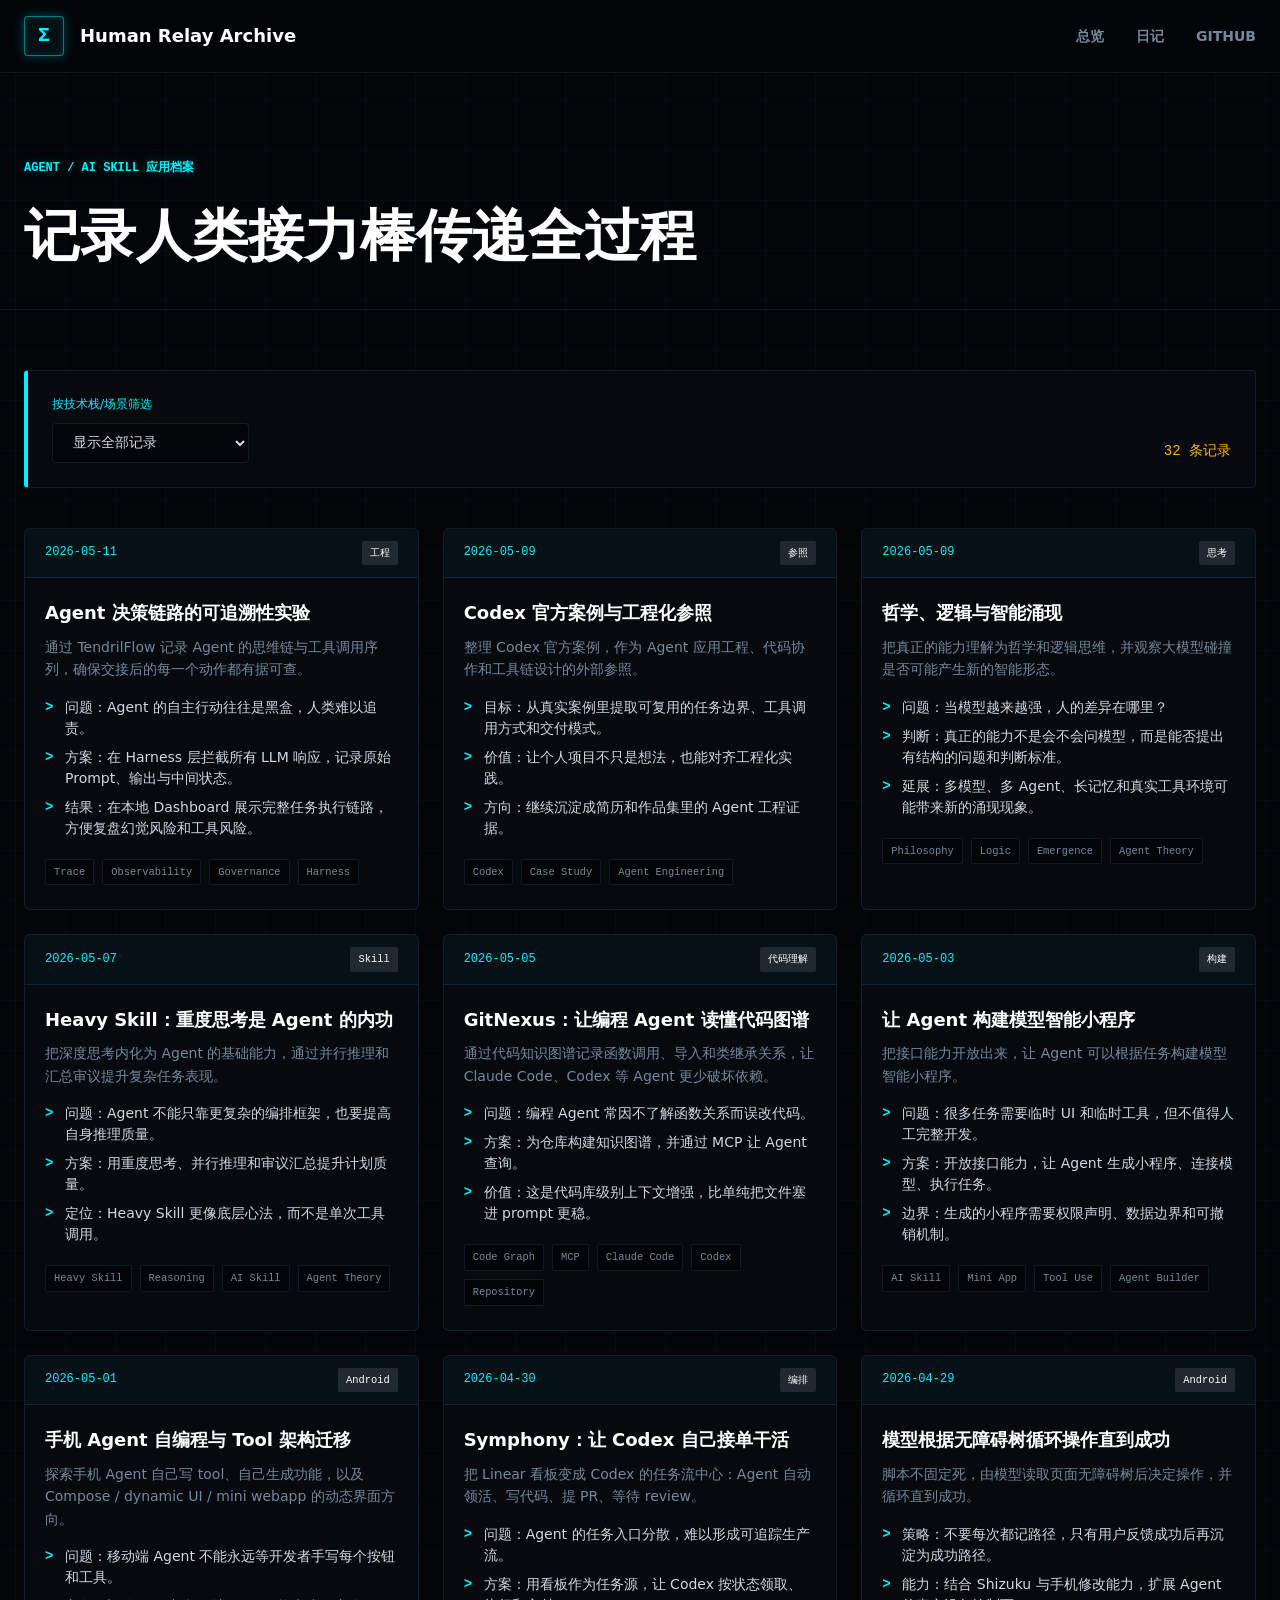
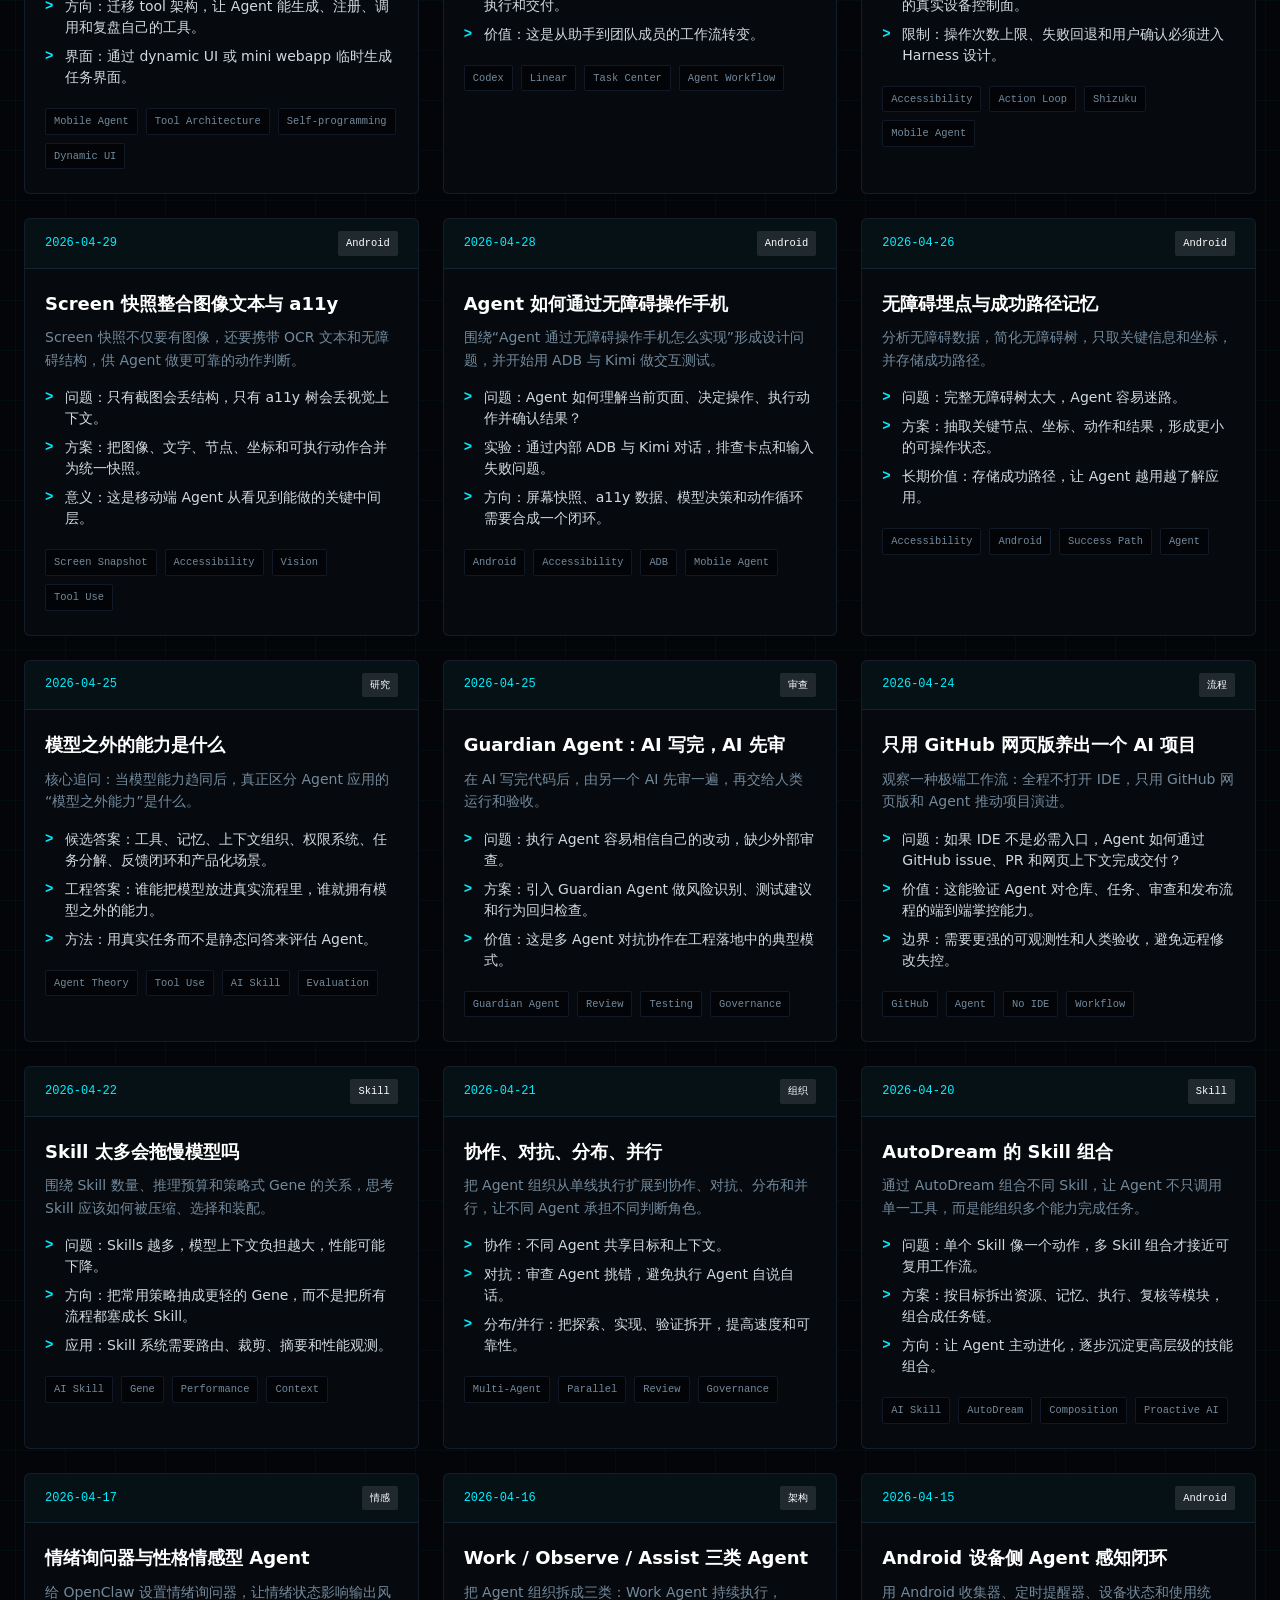
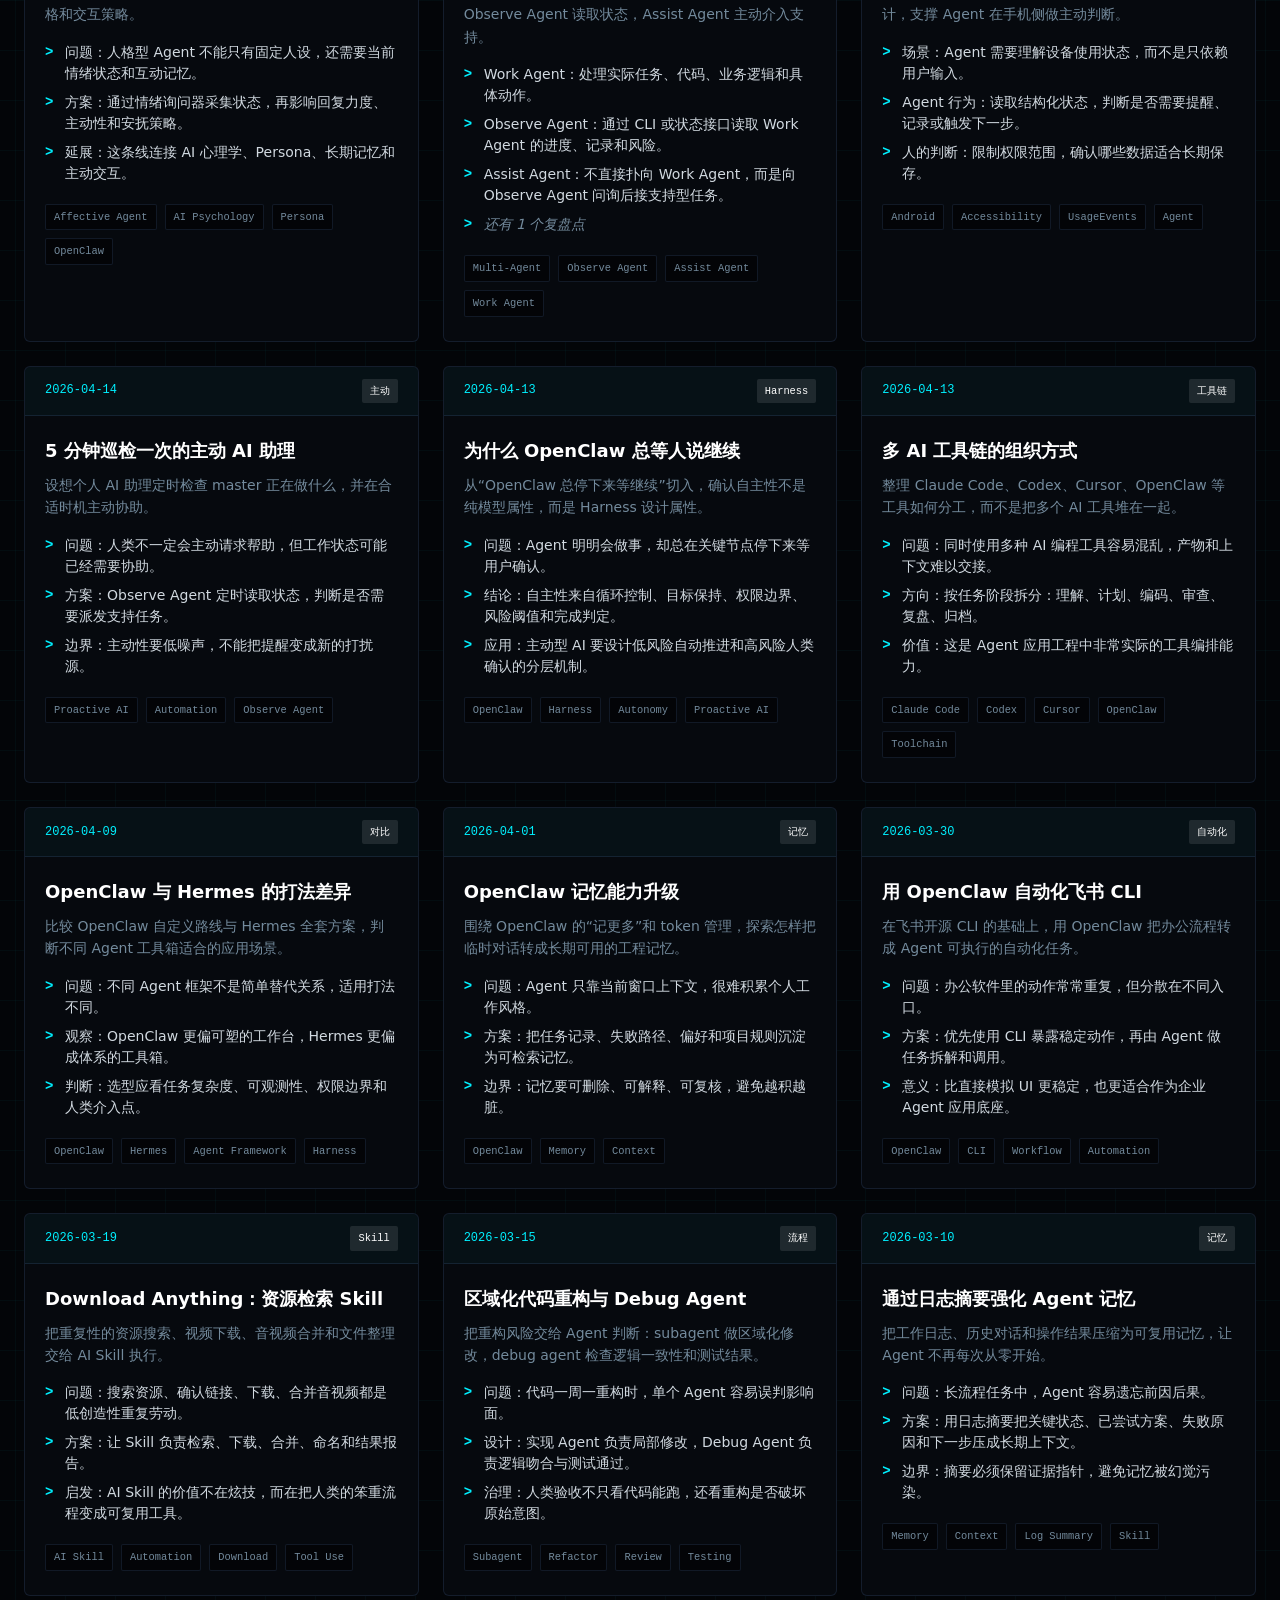
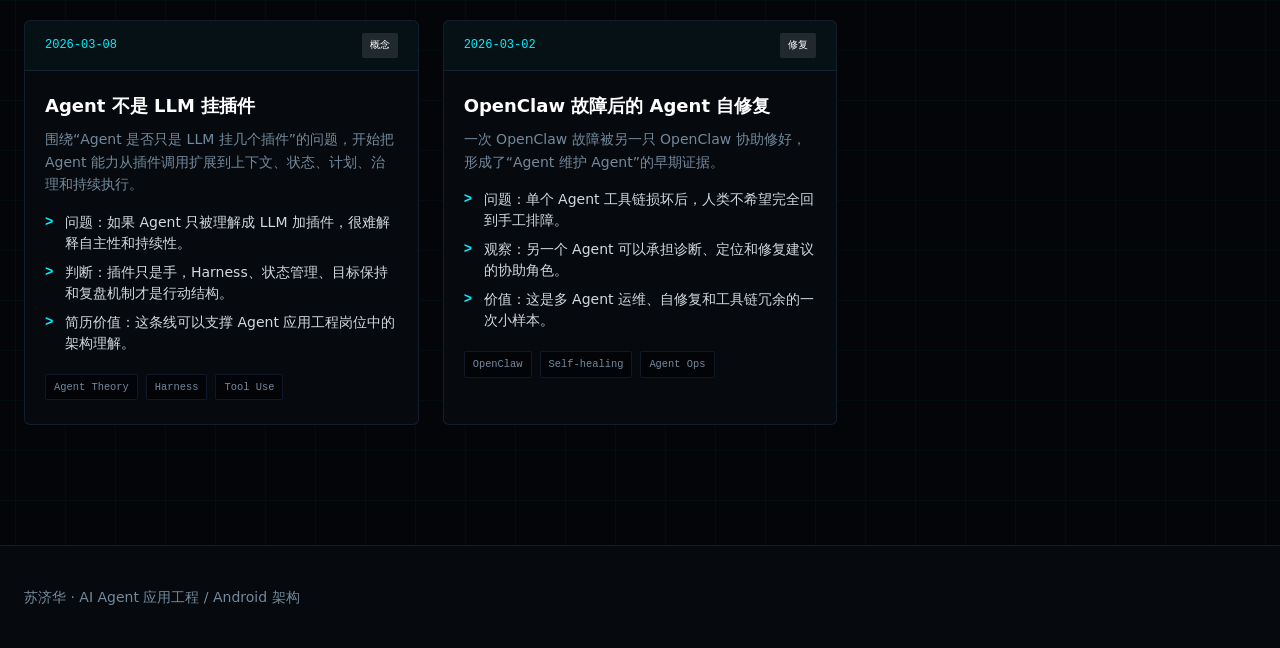
<file: index.html>
<!DOCTYPE html>
<html lang="zh-CN">
<head>
  <meta charset="utf-8" />
  <meta name="viewport" content="width=device-width, initial-scale=1" />
  <meta name="description" content="苏济华的 AI Agent 作品集，记录人类接力棒传递全过程。" />
  <title>苏济华 | 记录人类接力棒传递全过程</title>
  <link rel="stylesheet" href="./styles.css" />
</head>
<body>
  <header class="site-header">
    <div class="container nav">
      <a class="brand" href="./index.html">
        <span class="brand-mark">Σ</span>
        <span>Human Relay Archive</span>
      </a>
      <nav class="nav-links" aria-label="主导航">
        <a href="#diary">总览</a>
        <a href="./diary.html">日记</a>
        <a href="https://github.com/susyimes" target="_blank" rel="noreferrer">GitHub</a>
      </nav>
    </div>
  </header>

  <main>
    <section class="diary-header">
      <div class="container">
        <span class="eyebrow">Agent / AI Skill 应用档案</span>
        <h1>记录人类接力棒传递全过程</h1>
      </div>
    </section>

    <section id="diary" class="section" style="border-bottom: none">
      <div class="container">
        <div class="diary-controls">
          <div class="filter-group">
            <span class="filter-label">按技术栈/场景筛选</span>
            <select id="tagFilter" aria-label="按标签筛选日记">
              <option value="all">显示全部记录</option>
            </select>
          </div>
          <div id="statsCounter" class="archive-counter mono">
            0 条记录
          </div>
        </div>

        <div id="entryList" class="entry-list" aria-live="polite">
          <div class="card archive-loading">
            <p>正在载入记录...</p>
          </div>
        </div>
      </div>
    </section>
  </main>

  <footer class="site-footer">
    <div class="container footer-inner">
      <p class="footer-text">苏济华 · AI Agent 应用工程 / Android 架构</p>
    </div>
  </footer>
  <script src="./scripts/diary.js"></script>
</body>
</html>
</file>
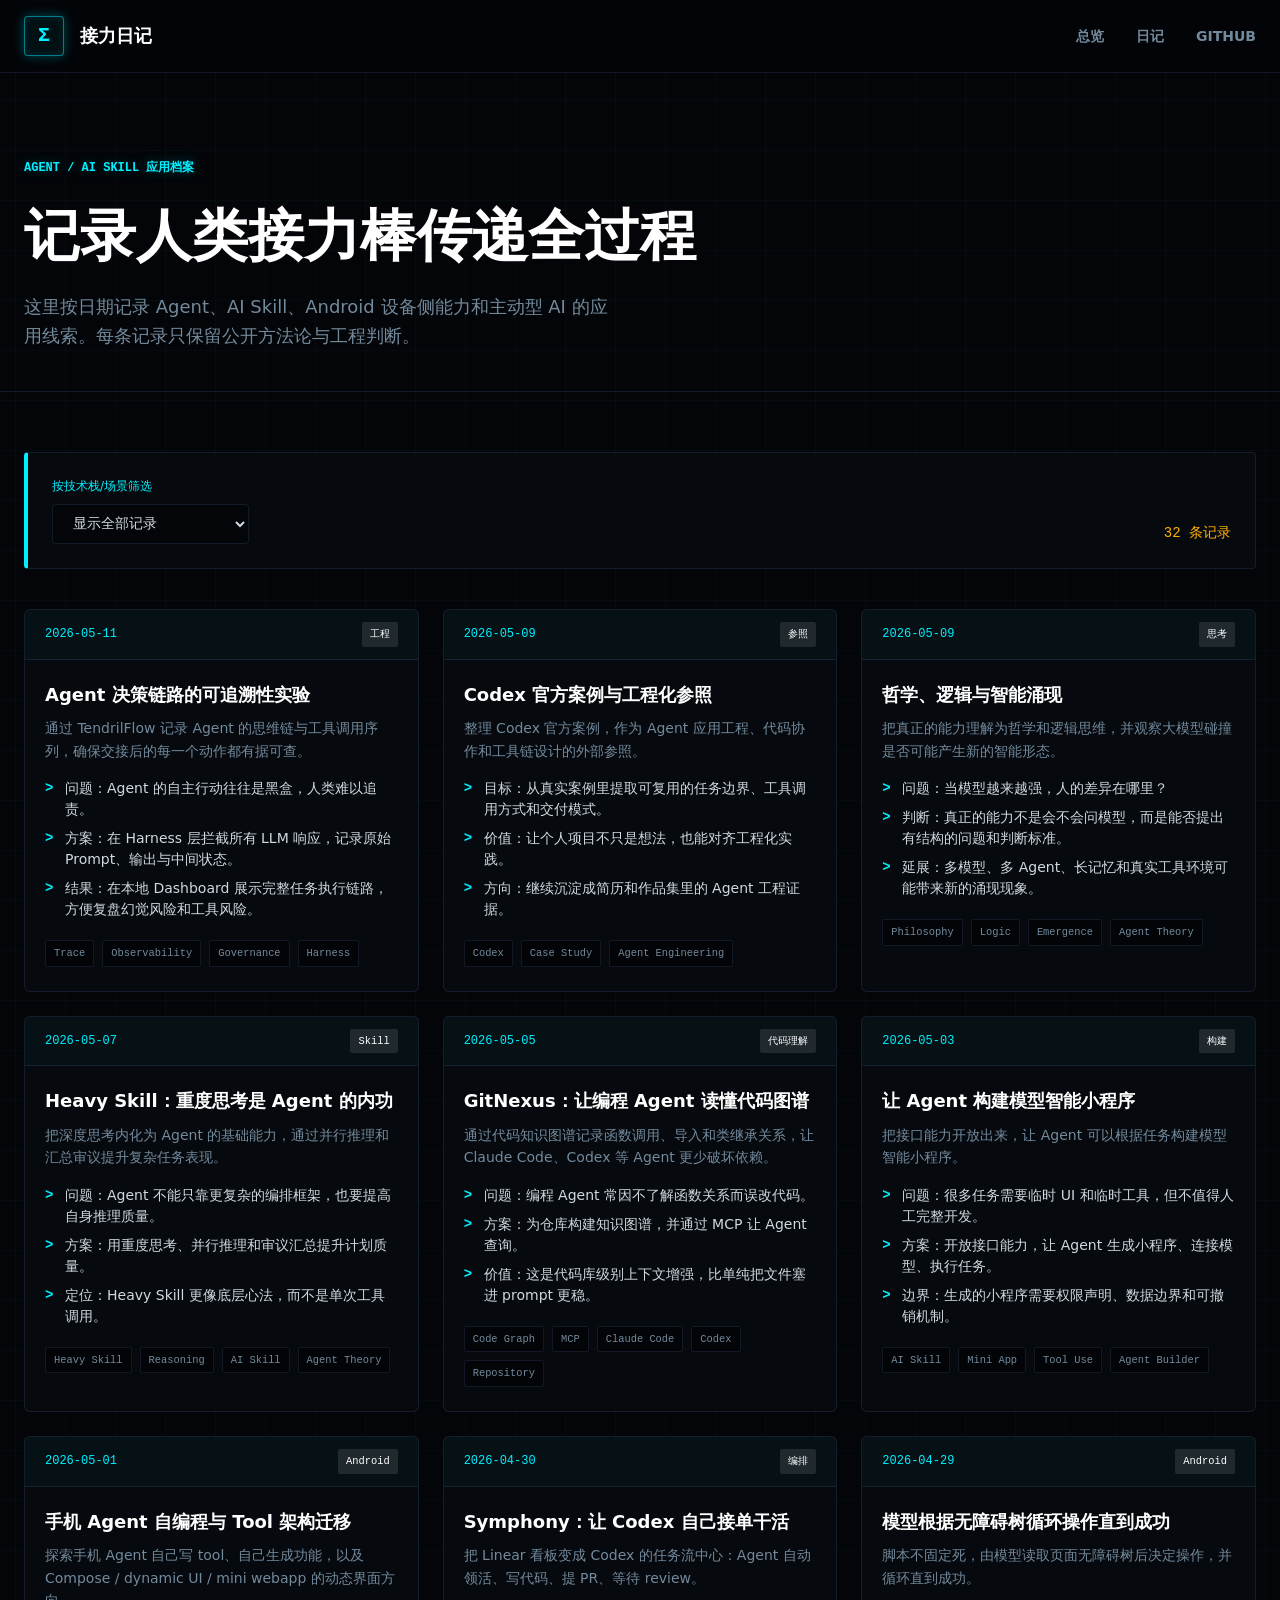
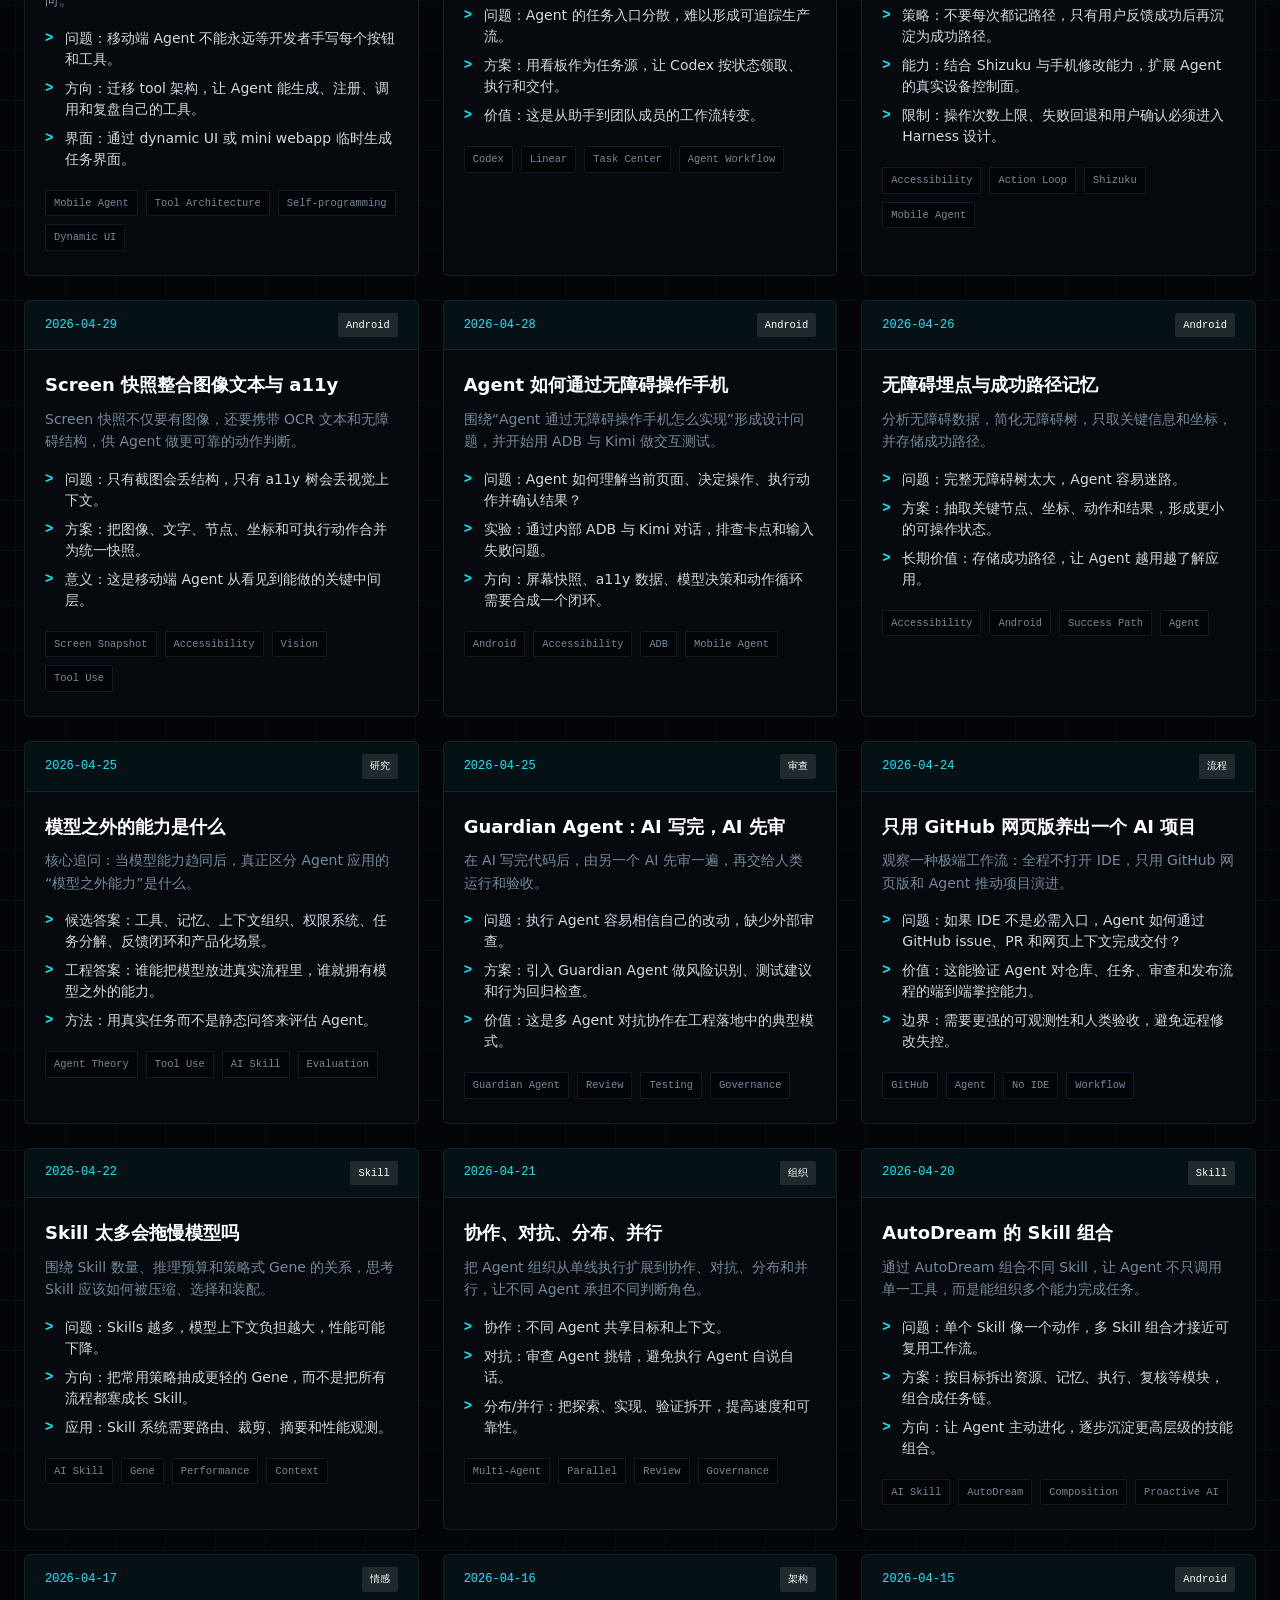
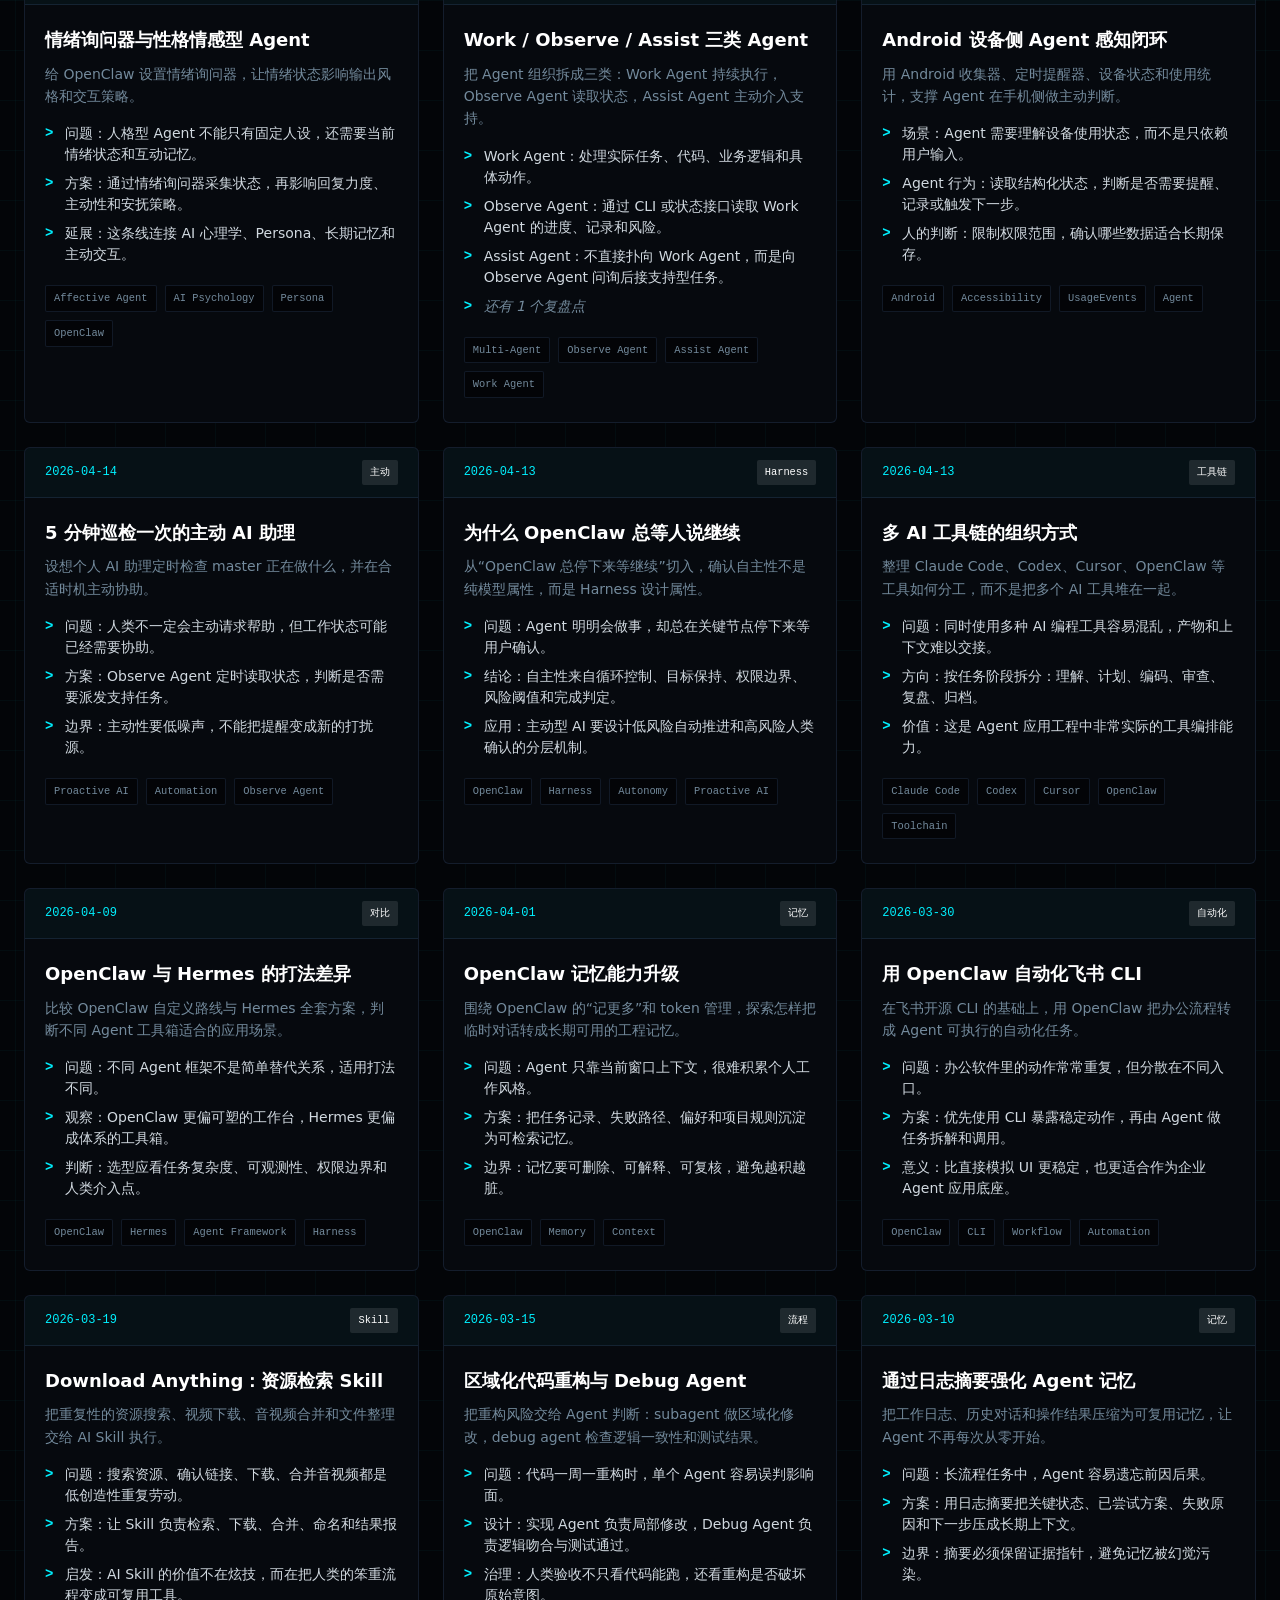
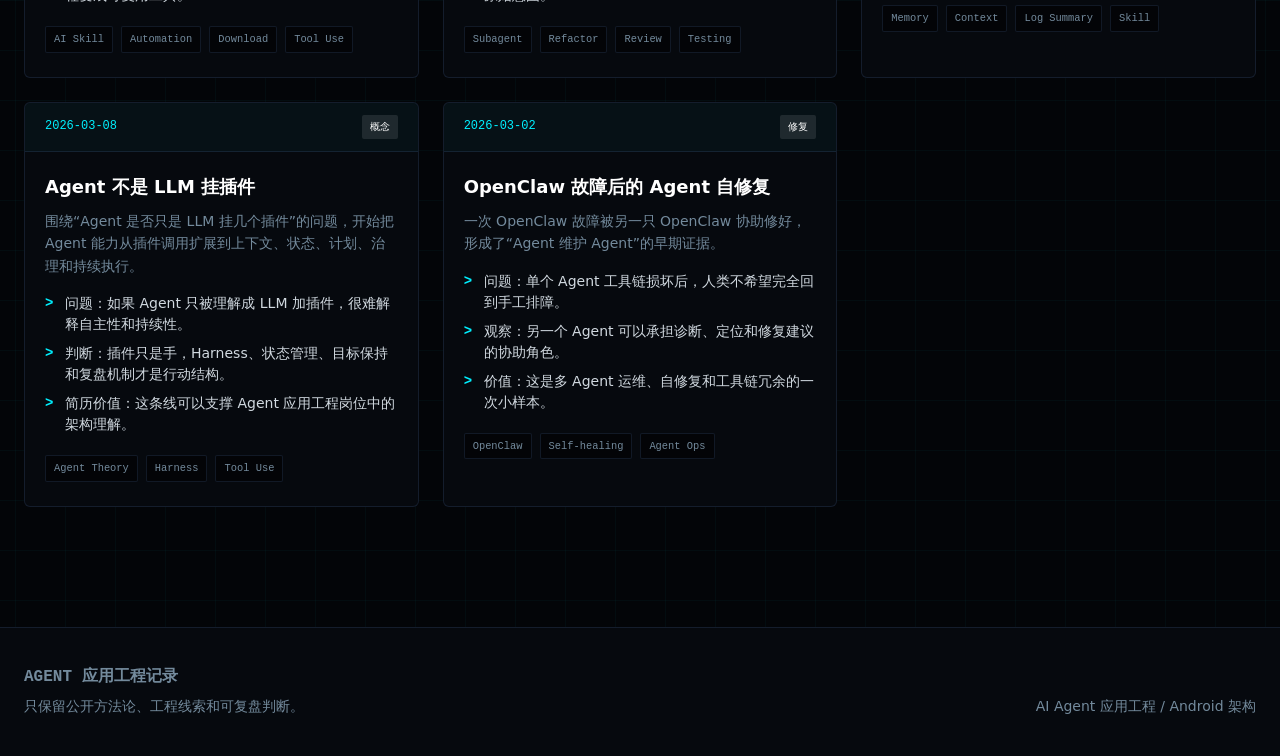
<file: diary.html>
<!DOCTYPE html>
<html lang="zh-CN">
<head>
  <meta charset="utf-8" />
  <meta name="viewport" content="width=device-width, initial-scale=1" />
  <meta name="description" content="苏济华的 AI Agent 日记档案，记录人类接力棒传递全过程。" />
  <title>记录人类接力棒传递全过程 | 日记</title>
  <link rel="stylesheet" href="./styles.css" />
</head>
<body>
  <header class="site-header">
    <div class="container nav">
      <a class="brand" href="./index.html">
        <span class="brand-mark">Σ</span>
        <span>接力日记</span>
      </a>
      <nav class="nav-links">
        <a href="./index.html">总览</a>
        <a href="#diary">日记</a>
        <a href="https://github.com/susyimes" target="_blank" rel="noreferrer">GitHub</a>
      </nav>
    </div>
  </header>

  <main>
    <section class="diary-header">
      <div class="container">
        <span class="eyebrow">Agent / AI Skill 应用档案</span>
        <h1>记录人类接力棒传递全过程</h1>
        <p class="lead">
          这里按日期记录 Agent、AI Skill、Android 设备侧能力和主动型 AI 的应用线索。每条记录只保留公开方法论与工程判断。
        </p>
      </div>
    </section>

    <section id="diary" class="section" style="border-bottom: none">
      <div class="container">
        <div class="diary-controls">
          <div class="filter-group">
            <span class="filter-label">按技术栈/场景筛选</span>
            <select id="tagFilter" aria-label="按标签筛选日记">
              <option value="all">显示全部记录</option>
            </select>
          </div>
          <div id="statsCounter" class="archive-counter mono">
            0 条记录
          </div>
        </div>

        <div id="entryList" class="entry-list" aria-live="polite">
          <div class="card archive-loading">
            <p>正在载入记录...</p>
          </div>
        </div>
      </div>
    </section>
  </main>

  <footer class="site-footer">
    <div class="container footer-inner">
      <div>
        <h3>Agent 应用工程记录</h3>
        <p class="footer-text">只保留公开方法论、工程线索和可复盘判断。</p>
      </div>
      <p class="footer-text">AI Agent 应用工程 / Android 架构</p>
    </div>
  </footer>

  <script src="./scripts/diary.js"></script>
</body>
</html>
</file>
<file: styles.css>
:root {
  --bg-deep: #030508;
  --bg-cockpit: #06090e;
  --bg-panel: rgba(12, 18, 28, 0.65);
  --bg-panel-hover: rgba(18, 26, 40, 0.85);
  --border-dim: rgba(60, 90, 130, 0.25);
  --border-bright: rgba(0, 240, 255, 0.5);
  --border-amber: rgba(255, 170, 0, 0.5);
  --text-main: #d1d9e0;
  --text-muted: #738a9c;
  --text-bright: #ffffff;
  --cyan: #00f0ff;
  --amber: #ffb000;
  --blue: #3b82f6;
  --magenta: #d946ef;

  --glow-cyan: 0 0 12px rgba(0, 240, 255, 0.3);
  --glow-amber: 0 0 12px rgba(255, 176, 0, 0.3);

  --font-sans: 'Inter', system-ui, -apple-system, BlinkMacSystemFont, 'Segoe UI', Roboto, sans-serif;
  --font-mono: 'JetBrains Mono', 'Fira Code', 'SF Mono', Consolas, monospace;
  --site-width: 1280px;
}

* { box-sizing: border-box; }
html { scroll-behavior: smooth; overflow-x: hidden; }

body {
  margin: 0;
  background-color: var(--bg-deep);
  color: var(--text-main);
  font-family: var(--font-sans);
  line-height: 1.6;
  -webkit-font-smoothing: antialiased;
  background-image:
    linear-gradient(rgba(0, 240, 255, 0.03) 1px, transparent 1px),
    linear-gradient(90deg, rgba(0, 240, 255, 0.03) 1px, transparent 1px);
  background-size: 50px 50px;
  background-position: center top;
  overflow-x: hidden;
}

a { color: inherit; text-decoration: none; }
h1, h2, h3, h4, p { margin: 0; }
h1, h2, h3, h4 { line-height: 1.2; font-weight: 600; color: var(--text-bright); }
h1 { font-size: 3.5rem; letter-spacing: 0; overflow-wrap: anywhere; word-break: break-word; }
h2 { font-size: 2rem; }
h3 { font-size: 1.25rem; }

.container {
  width: min(var(--site-width), calc(100% - 48px));
  margin: 0 auto;
}

.mono, .eyebrow, .panel-kicker, .tag, .entry-date, .entry-type, .archive-counter, .project-id {
  font-family: var(--font-mono);
}

.eyebrow {
  display: inline-block;
  color: var(--cyan);
  font-size: 0.75rem;
  font-weight: 700;
  letter-spacing: 0;
  text-transform: uppercase;
  margin-bottom: 1.5rem;
  text-shadow: var(--glow-cyan);
}

/* ---------- Header ---------- */
.site-header {
  position: sticky;
  top: 0;
  z-index: 50;
  background: rgba(3, 5, 8, 0.85);
  backdrop-filter: blur(12px);
  border-bottom: 1px solid var(--border-dim);
}
.nav {
  display: flex;
  align-items: center;
  justify-content: space-between;
  min-height: 72px;
}
.brand {
  display: flex;
  align-items: center;
  gap: 16px;
  font-weight: 700;
  font-size: 1.125rem;
  color: var(--text-bright);
}
.brand-mark {
  display: grid;
  place-items: center;
  width: 40px; height: 40px;
  background: rgba(0, 240, 255, 0.05);
  border: 1px solid var(--border-bright);
  border-radius: 4px;
  color: var(--cyan);
  font-family: var(--font-mono);
  font-size: 1.25rem;
  box-shadow: inset 0 0 10px rgba(0, 240, 255, 0.1), var(--glow-cyan);
}
.nav-links { display: flex; gap: 32px; }
.nav-links a {
  color: var(--text-muted);
  font-size: 0.875rem;
  font-weight: 600;
  letter-spacing: 0;
  text-transform: uppercase;
  transition: all 0.2s ease;
}
.nav-links a:hover { color: var(--cyan); text-shadow: var(--glow-cyan); }

/* ---------- Overview Shell ---------- */
.overview-shell { padding: 80px 0; }
.handoff-console { display: grid; gap: 40px; }

/* ---------- Hero ---------- */
.console-hero {
  display: grid;
  grid-template-columns: 1.2fr 0.8fr;
  gap: 40px;
  align-items: center;
}
.hero-copy {
  position: relative;
  padding-left: 32px;
}
.hero-copy::before {
  content: '';
  position: absolute;
  left: 0; top: 0; bottom: 0;
  width: 4px;
  background: linear-gradient(to bottom, var(--cyan), transparent);
  border-radius: 2px;
}
.lead {
  font-size: 1.125rem;
  color: var(--text-muted);
  margin-top: 1.5rem;
  max-width: 600px;
}
.hero-actions {
  display: flex; gap: 16px; margin-top: 2.5rem;
}
.button {
  display: inline-flex;
  align-items: center; justify-content: center;
  height: 48px; padding: 0 24px;
  font-size: 0.875rem; font-weight: 600; font-family: var(--font-mono);
  text-transform: uppercase; letter-spacing: 0;
  border-radius: 4px; cursor: pointer; transition: all 0.2s;
  position: relative; overflow: hidden;
}
.button-primary {
  background: rgba(0, 240, 255, 0.1);
  color: var(--cyan);
  border: 1px solid var(--border-bright);
  box-shadow: inset 0 0 15px rgba(0, 240, 255, 0.1), var(--glow-cyan);
}
.button-primary:hover {
  background: rgba(0, 240, 255, 0.2);
  box-shadow: inset 0 0 20px rgba(0, 240, 255, 0.2), 0 0 20px rgba(0, 240, 255, 0.4);
}
.button-secondary {
  background: rgba(255, 255, 255, 0.03);
  color: var(--text-main);
  border: 1px solid var(--border-dim);
}
.button-secondary:hover {
  background: rgba(255, 255, 255, 0.08);
  border-color: var(--text-muted);
}

/* ---------- Relay Core (Precision Light Track) ---------- */
.relay-core {
  position: relative;
  height: 460px;
  background: radial-gradient(circle at center, rgba(0, 240, 255, 0.05) 0%, transparent 60%), var(--bg-cockpit);
  border: 1px solid var(--border-dim);
  border-radius: 8px;
  display: grid; place-items: center;
  overflow: hidden;
}
/* Scanning Line */
.relay-core::after {
  content: ''; position: absolute;
  top: -50%; left: -50%; right: -50%; bottom: -50%;
  background: conic-gradient(from 0deg at 50% 50%, transparent 0deg, rgba(0, 240, 255, 0.1) 60deg, transparent 60deg);
  animation: radar-spin 8s linear infinite;
  pointer-events: none;
}
@keyframes radar-spin { 100% { transform: rotate(360deg); } }

.core-ring {
  position: relative; z-index: 2;
  width: 140px; height: 140px;
  border-radius: 50%;
  background: var(--bg-deep);
  border: 2px solid var(--cyan);
  display: flex; flex-direction: column; align-items: center; justify-content: center;
  box-shadow: 0 0 30px rgba(0, 240, 255, 0.2), inset 0 0 20px rgba(0, 240, 255, 0.2);
}
.core-ring::before {
  content: ''; position: absolute;
  width: 220px; height: 220px; border-radius: 50%;
  border: 1px dashed var(--border-bright);
  animation: spin-slow 20s linear infinite;
}
.core-ring::after {
  content: ''; position: absolute;
  width: 320px; height: 320px; border-radius: 50%;
  border: 1px solid rgba(255, 176, 0, 0.2);
  border-left-color: var(--amber);
  animation: spin-slow-reverse 15s linear infinite;
}
@keyframes spin-slow { 100% { transform: rotate(360deg); } }
@keyframes spin-slow-reverse { 100% { transform: rotate(-360deg); } }

.core-symbol { font-size: 3rem; color: var(--cyan); font-family: var(--font-mono); font-weight: 700; text-shadow: var(--glow-cyan); }
.core-label { font-size: 0.65rem; color: var(--cyan); font-family: var(--font-mono); letter-spacing: 0; margin-top: 4px; text-transform: uppercase; }

.core-path {
  position: absolute; bottom: 32px; left: 40px; right: 40px; z-index: 2;
  display: flex; align-items: center; justify-content: space-between;
  font-family: var(--font-mono); font-size: 0.75rem; color: var(--cyan);
  text-transform: uppercase; letter-spacing: 0;
}
.core-path i {
  flex: 1; height: 1px; margin: 0 16px;
  background: linear-gradient(90deg, transparent, var(--cyan), transparent);
  position: relative;
  opacity: 0.5;
}
.core-path i::after {
  content: ''; position: absolute; top: -2px; left: 0;
  width: 4px; height: 4px; background: var(--cyan);
  border-radius: 50%; box-shadow: var(--glow-cyan);
  animation: data-flow 2s linear infinite;
}
@keyframes data-flow { 100% { left: 100%; } }

/* ---------- Dashboard Grid (Cockpit) ---------- */
.overview-dashboard {
  display: grid;
  grid-template-columns: repeat(12, 1fr);
  grid-auto-rows: minmax(140px, auto);
  gap: 1px; /* Creates hairline borders between panels */
  background: var(--border-dim); /* Hairline color */
  border: 1px solid var(--border-dim);
  border-radius: 8px;
  overflow: hidden;
  box-shadow: 0 20px 40px rgba(0,0,0,0.5);
}

.dashboard-panel {
  background: var(--bg-cockpit);
  padding: 32px;
  position: relative;
  transition: background 0.3s;
}
.dashboard-panel:hover {
  background: var(--bg-panel-hover);
}

/* Decorative corner markers for panels */
.dashboard-panel::after {
  content: ''; position: absolute;
  top: 0; left: 0; width: 8px; height: 8px;
  border-top: 2px solid transparent; border-left: 2px solid transparent;
  transition: border-color 0.3s;
}
.dashboard-panel:hover::after { border-color: var(--cyan); }

.panel-kicker {
  display: block; font-size: 0.65rem; color: var(--text-muted);
  letter-spacing: 0; text-transform: uppercase; margin-bottom: 16px;
}
.dashboard-panel h2 { font-size: 1.5rem; margin-bottom: 16px; }
.dashboard-panel h3 { font-size: 1.25rem; margin-bottom: 16px; }
.dashboard-panel p { color: var(--text-muted); font-size: 0.875rem; line-height: 1.6; }

/* Panel Sizes */
.manifesto-panel { grid-column: span 5; grid-row: span 2; }
.transfer-panel { grid-column: span 7; grid-row: span 2; }
.evidence-panel { grid-column: span 4; grid-row: span 2; }
.projects-panel { grid-column: span 5; grid-row: span 2; }
.android-panel { grid-column: span 3; grid-row: span 2; }
.diary-panel { grid-column: span 5; }
.governance-panel { grid-column: span 7; }

/* Transfer Lanes (Timeline) */
.transfer-lanes {
  display: grid; grid-template-columns: repeat(4, 1fr); gap: 16px; margin-top: 16px;
}
.transfer-lanes div {
  padding: 16px;
  background: rgba(255, 255, 255, 0.02);
  border-top: 2px solid var(--border-dim);
  transition: all 0.3s;
}
.transfer-lanes div:hover {
  background: rgba(255, 176, 0, 0.05);
  border-top-color: var(--amber);
}
.transfer-lanes b { display: block; font-family: var(--font-mono); color: var(--amber); font-size: 0.875rem; margin-bottom: 8px; }
.transfer-lanes strong { display: block; font-size: 1rem; color: var(--text-bright); margin-bottom: 8px; }
.transfer-lanes span { font-size: 0.75rem; color: var(--text-muted); line-height: 1.5; }

/* Evidence & Project Chips */
.evidence-wall, .project-matrix, .governance-strip {
  display: flex; flex-wrap: wrap; gap: 8px; margin-top: 16px;
}
.evidence-wall a, .project-matrix a, .project-matrix span, .governance-strip span {
  padding: 6px 12px; font-size: 0.75rem; font-family: var(--font-mono);
  background: rgba(0, 0, 0, 0.4); border: 1px solid var(--border-dim); border-radius: 4px;
  color: var(--text-main); transition: all 0.2s; text-transform: uppercase;
}
.evidence-wall a:hover, .project-matrix a:hover {
  border-color: var(--cyan); color: var(--cyan); background: rgba(0, 240, 255, 0.05); box-shadow: var(--glow-cyan);
}
.governance-strip span:hover {
  border-color: var(--amber); color: var(--amber); background: rgba(255, 176, 0, 0.05);
}

.text-link {
  display: inline-block; margin-top: 16px; font-size: 0.875rem; color: var(--cyan); font-family: var(--font-mono);
  text-transform: uppercase; letter-spacing: 0; transition: all 0.2s;
}
.text-link:hover { text-shadow: var(--glow-cyan); }

/* ---------- Diary Section ---------- */
.diary-header { padding: 80px 0 40px; border-bottom: 1px solid var(--border-dim); }
.section { padding: 60px 0; border-bottom: none; }

.diary-controls {
  display: flex; justify-content: space-between; align-items: flex-end;
  padding: 24px; background: var(--bg-cockpit);
  border: 1px solid var(--border-dim); border-left: 4px solid var(--cyan);
  border-radius: 4px; margin-bottom: 40px;
}
.filter-group { display: flex; flex-direction: column; gap: 8px; }
.filter-label { font-size: 0.75rem; color: var(--cyan); text-transform: uppercase; letter-spacing: 0; }
select {
  height: 40px; padding: 0 16px; font-family: var(--font-mono); font-size: 0.875rem;
  background: var(--bg-deep); color: var(--text-main);
  border: 1px solid var(--border-dim); border-radius: 4px; cursor: pointer; outline: none;
}
select:focus { border-color: var(--cyan); box-shadow: var(--glow-cyan); }
.archive-counter { font-size: 0.875rem; color: var(--amber); letter-spacing: 0; }

/* Entry List */
.entry-list { display: grid; grid-template-columns: repeat(auto-fill, minmax(360px, 1fr)); gap: 24px; }

.card, .entry-card {
  background: var(--bg-cockpit);
  border: 1px solid var(--border-dim);
  border-radius: 6px;
  overflow: hidden;
  transition: all 0.3s;
}
.archive-loading { padding: 40px; text-align: center; color: var(--cyan); grid-column: 1 / -1; }

.entry-card:hover {
  border-color: rgba(0, 240, 255, 0.3);
  box-shadow: 0 10px 30px rgba(0,0,0,0.5), var(--glow-cyan);
  transform: translateY(-2px);
}

.entry-top {
  display: flex; justify-content: space-between; align-items: center;
  padding: 12px 20px; background: rgba(0, 240, 255, 0.03);
  border-bottom: 1px solid var(--border-dim);
}
.entry-date { font-size: 0.75rem; color: var(--cyan); letter-spacing: 0; font-family: var(--font-mono); }
.entry-type {
  font-size: 0.65rem; color: var(--text-bright); padding: 4px 8px;
  background: rgba(255, 255, 255, 0.1); border-radius: 2px; letter-spacing: 0;
}

.entry-main { padding: 24px 20px; flex: 1; }
.entry-main h3 { font-size: 1.125rem; margin-bottom: 12px; }
.entry-main p { font-size: 0.875rem; color: var(--text-muted); line-height: 1.6; }

.entry-notes { margin: 16px 0 0; padding: 0; list-style: none; display: flex; flex-direction: column; gap: 8px; }
.entry-notes li {
  font-size: 0.875rem; color: var(--text-main); padding-left: 20px; position: relative; line-height: 1.5;
}
.entry-notes li::before {
  content: '>'; position: absolute; left: 0; color: var(--cyan); font-family: var(--font-mono); font-weight: bold;
}
.entry-more-note { color: var(--text-muted) !important; font-style: italic; }

.tag-row { display: flex; flex-wrap: wrap; gap: 8px; margin-top: 20px; }
.tag { font-size: 0.65rem; padding: 4px 8px; background: rgba(0,0,0,0.5); border: 1px solid var(--border-dim); border-radius: 2px; color: var(--text-muted); }

.entry-evidence-grid {
  display: grid; grid-template-columns: repeat(3, 1fr); gap: 8px; margin-top: 20px;
}
.entry-evidence-grid img, .evidence-more {
  width: 100%; aspect-ratio: 4/3; object-fit: cover;
  border: 1px solid var(--border-dim); border-radius: 4px;
  background: rgba(0,0,0,0.5);
  transition: all 0.3s;
}
.entry-evidence-grid img:hover { border-color: var(--cyan); filter: brightness(1.2); }
.evidence-more {
  display: grid; place-items: center; font-size: 0.65rem; font-family: var(--font-mono);
  color: var(--text-muted); text-align: center; padding: 8px; background: repeating-linear-gradient(45deg, rgba(0,0,0,0.2), rgba(0,0,0,0.2) 10px, rgba(0,240,255,0.02) 10px, rgba(0,240,255,0.02) 20px);
}

/* ---------- Footer ---------- */
.site-footer {
  padding: 40px 0; background: var(--bg-cockpit); border-top: 1px solid var(--border-dim); margin-top: 60px;
}
.footer-inner {
  display: flex; justify-content: space-between; align-items: flex-end; flex-wrap: wrap; gap: 24px;
}
.site-footer h3 { font-size: 1rem; color: var(--text-muted); margin-bottom: 8px; font-family: var(--font-mono); text-transform: uppercase; letter-spacing: 0; }
.footer-text { font-size: 0.875rem; color: var(--text-muted); }

/* ---------- Responsive ---------- */
@media (max-width: 1024px) {
  .console-hero { grid-template-columns: 1fr; }
  .relay-core { height: 320px; margin-top: 32px; }
  .manifesto-panel, .transfer-panel, .evidence-panel, .projects-panel, .android-panel, .diary-panel, .governance-panel {
    grid-column: span 12;
  }
  .transfer-lanes { grid-template-columns: repeat(2, 1fr); }
}

@media (max-width: 640px) {
  h1 { font-size: 2.12rem; line-height: 1.18; word-break: break-all; }
  .container {
    width: calc(100vw - 32px);
    max-width: calc(100vw - 32px);
  }
  .nav { flex-direction: column; align-items: flex-start; padding: 16px 0; gap: 16px; }
  .nav-links { width: 100%; justify-content: flex-start; flex-wrap: wrap; gap: 16px; }
  .hero-actions { flex-direction: column; }
  .overview-shell,
  .diary-header,
  .section,
  .handoff-console,
  .console-hero,
  .hero-copy,
  .entry-list,
  .entry-card,
  .entry-main,
  .entry-top {
    min-width: 0;
  }
  .overview-shell,
  .diary-header,
  .section {
    overflow: hidden;
  }
  .hero-copy {
    padding-left: 16px;
    max-width: 100%;
  }
  .hero-copy h1,
  .diary-header h1 {
    max-width: min(100%, 9em);
  }
  .hero-copy .lead,
  .diary-header .lead,
  .lead,
  .entry-main p,
  .entry-main h3 {
    width: 100%;
    max-width: 100%;
    overflow-wrap: anywhere;
    word-break: break-word;
  }
  .button,
  .relay-core,
  .overview-dashboard,
  .diary-controls,
  .entry-card {
    max-width: 100%;
  }
  .button,
  .relay-core,
  .overview-dashboard,
  .diary-controls,
  .entry-card {
    min-width: 0;
  }
  .relay-core { height: 280px; }
  .core-ring { width: 100px; height: 100px; }
  .core-ring::before { width: 160px; height: 160px; }
  .core-ring::after { width: 220px; height: 220px; }
  .core-path {
    flex-direction: column; left: 16px; right: 16px; top: 16px; bottom: 16px;
    align-items: center; justify-content: space-between;
  }
  .core-path i { width: 1px; height: 100%; margin: 8px 0; background: linear-gradient(180deg, transparent, var(--cyan), transparent); }
  .core-path i::after { top: 0; left: -1.5px; animation: data-flow-v 2s linear infinite; }
  @keyframes data-flow-v { 100% { top: 100%; } }
  .overview-dashboard { gap: 16px; background: transparent; border: none; box-shadow: none; display: flex; flex-direction: column; }
  .dashboard-panel { border: 1px solid var(--border-dim); border-radius: 8px; }
  .transfer-lanes { grid-template-columns: 1fr; }
  .diary-controls { flex-direction: column; align-items: stretch; gap: 16px; }
  .entry-list { grid-template-columns: minmax(0, 1fr); }
  .entry-evidence-grid { grid-template-columns: repeat(2, 1fr); }
  .entry-top {
    align-items: flex-start;
    flex-direction: column;
    gap: 8px;
  }
  .entry-type {
    max-width: 100%;
    overflow: visible;
    overflow-wrap: anywhere;
    text-overflow: clip;
    white-space: normal;
  }
}

@media (max-width: 480px) {
  .container {
    width: calc(100% - 32px);
    max-width: 344px;
    margin-left: 16px;
    margin-right: auto;
  }
}
</file>
